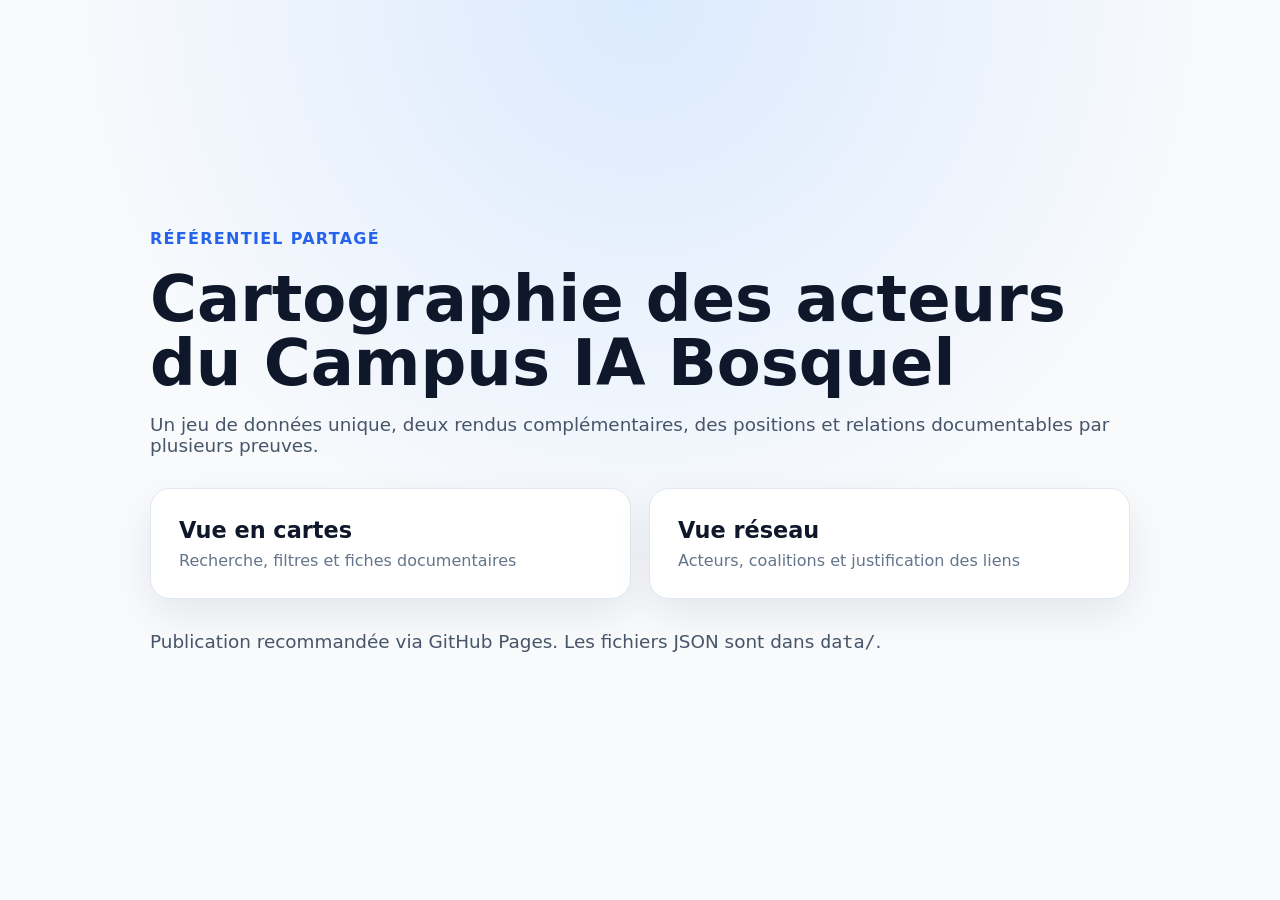
<file: index.html>
<!doctype html><html lang="fr"><head><meta charset="utf-8"><meta name="viewport" content="width=device-width,initial-scale=1"><title>Campus IA Bosquel</title><link rel="stylesheet" href="assets/css/common.css"></head><body><main class="landing"><div class="hero"><span class="eyebrow">Référentiel partagé</span><h1>Cartographie des acteurs du Campus IA Bosquel</h1><p>Un jeu de données unique, deux rendus complémentaires, des positions et relations documentables par plusieurs preuves.</p><div class="choices"><a class="choice" href="apps/cards/"><strong>Vue en cartes</strong><span>Recherche, filtres et fiches documentaires</span></a><a class="choice" href="apps/network/"><strong>Vue réseau</strong><span>Acteurs, coalitions et justification des liens</span></a></div><p class="notice">Publication recommandée via GitHub Pages. Les fichiers JSON sont dans <code>data/</code>.</p></div></main></body></html>
</file>
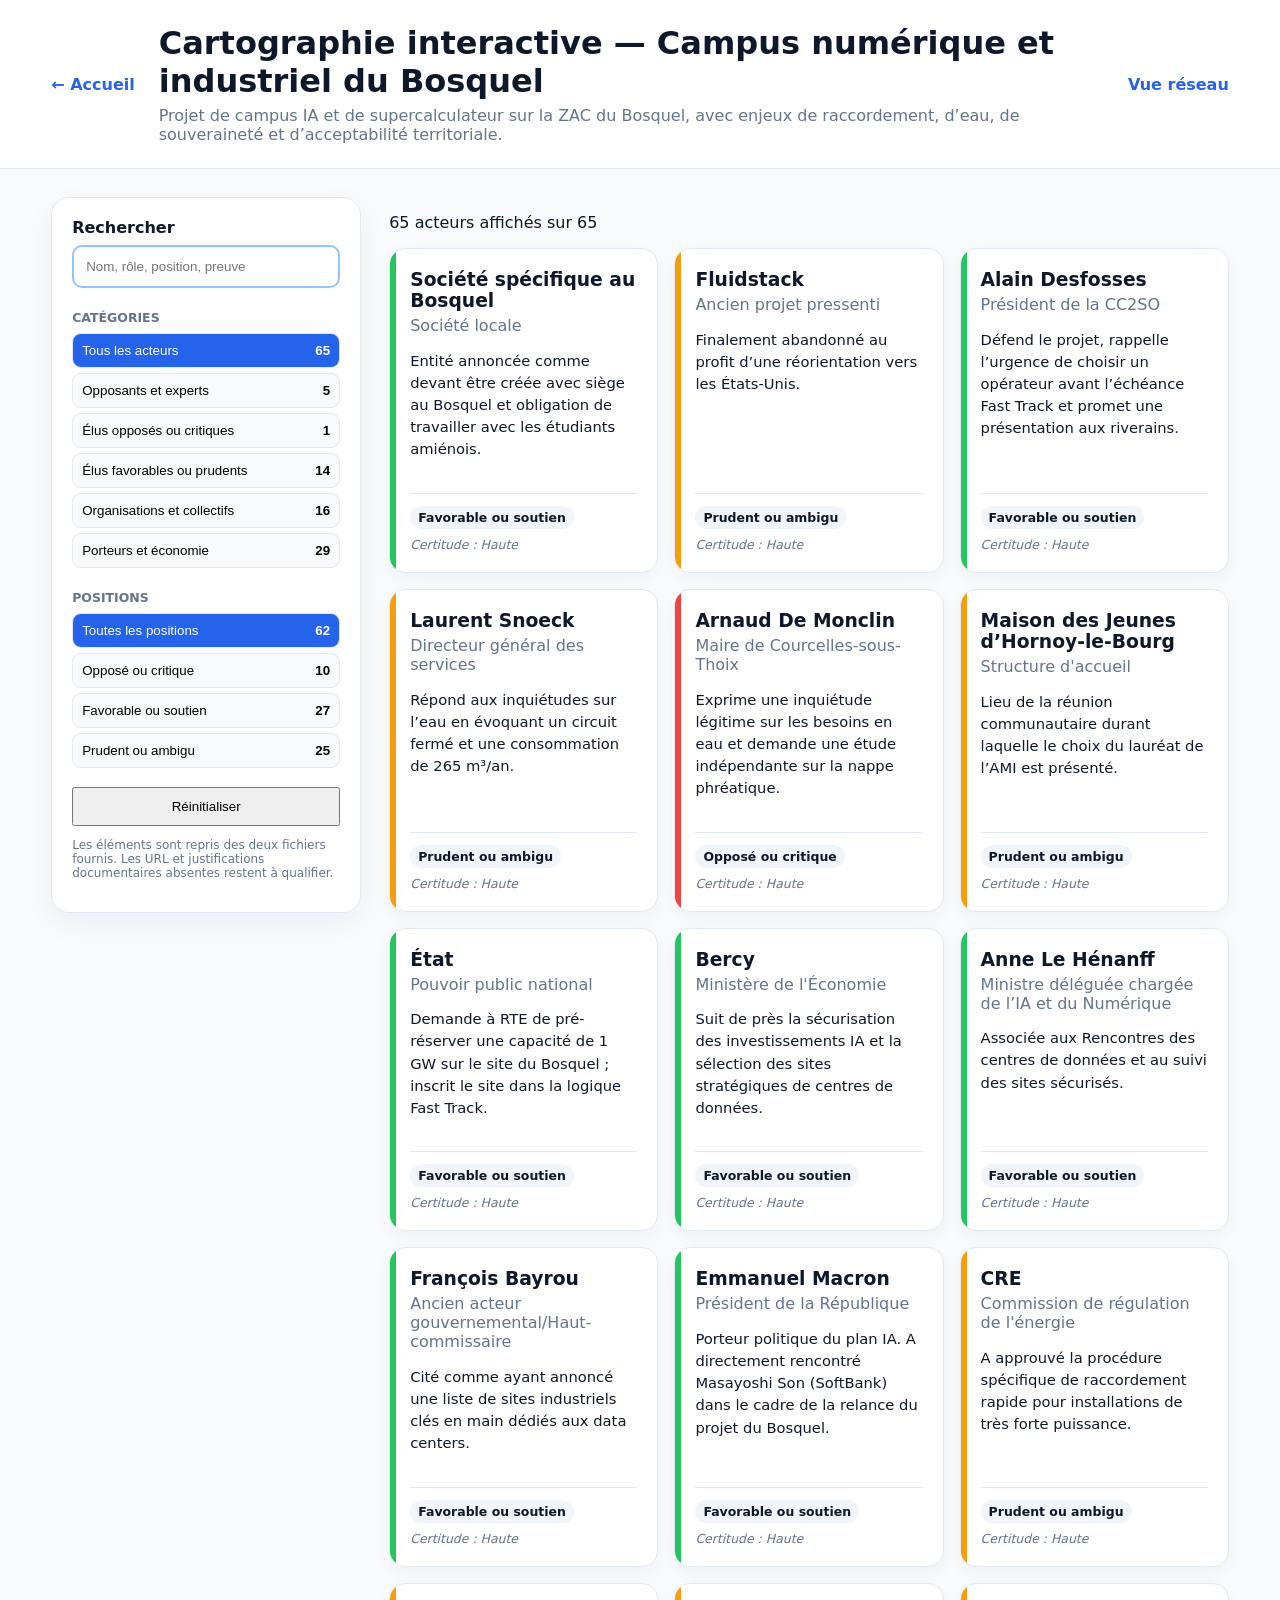
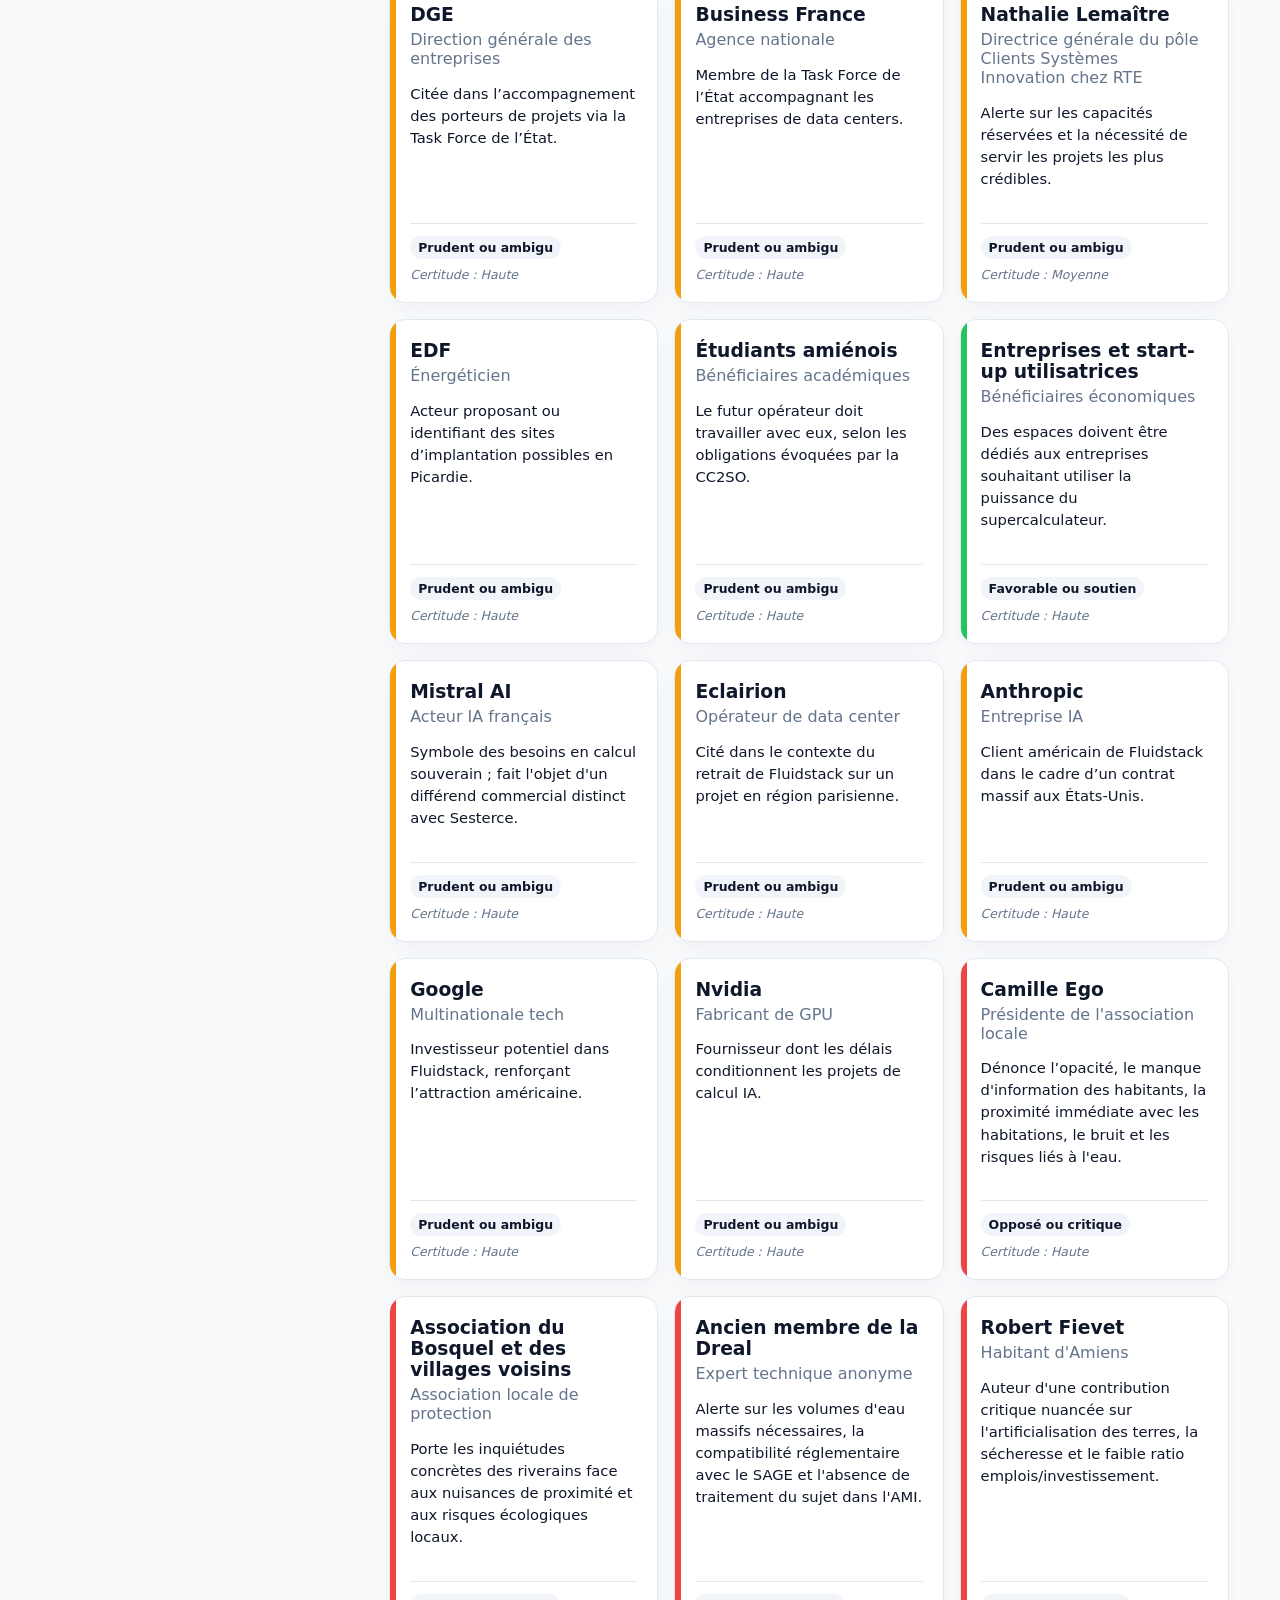
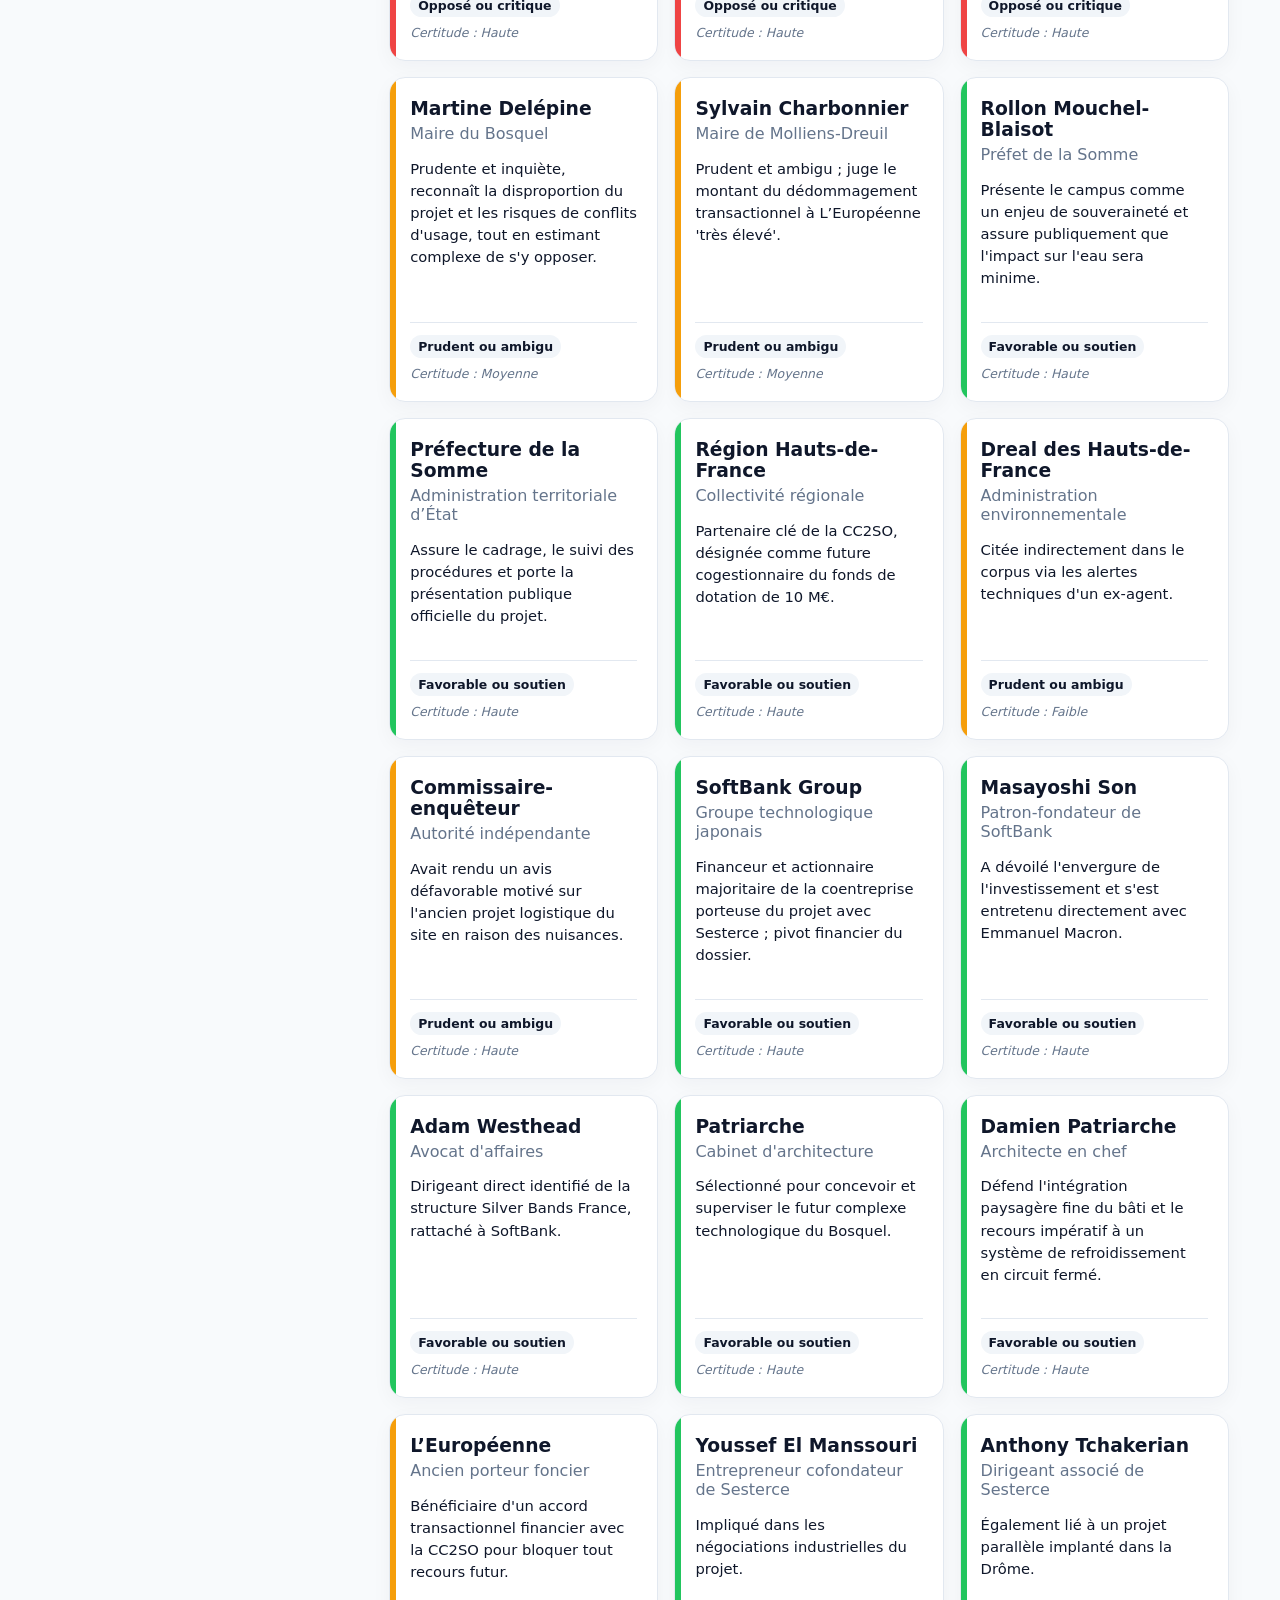
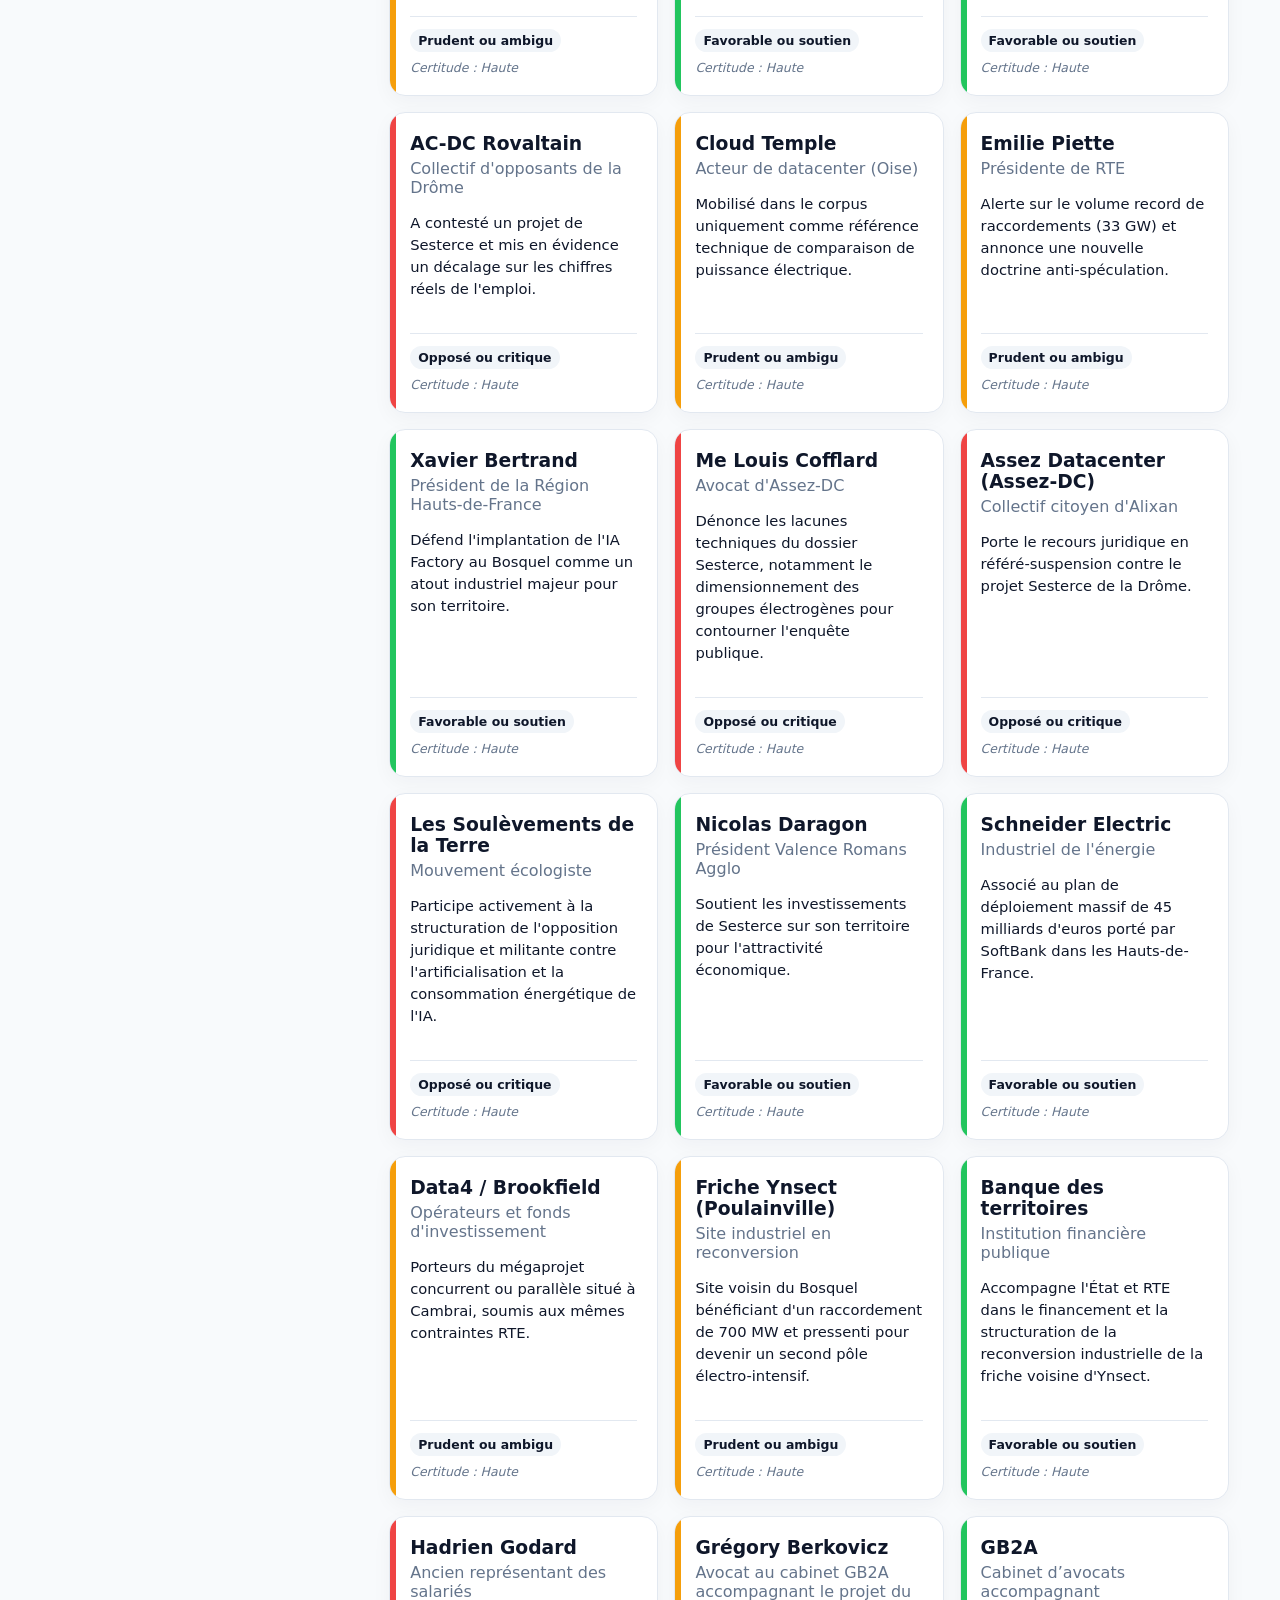
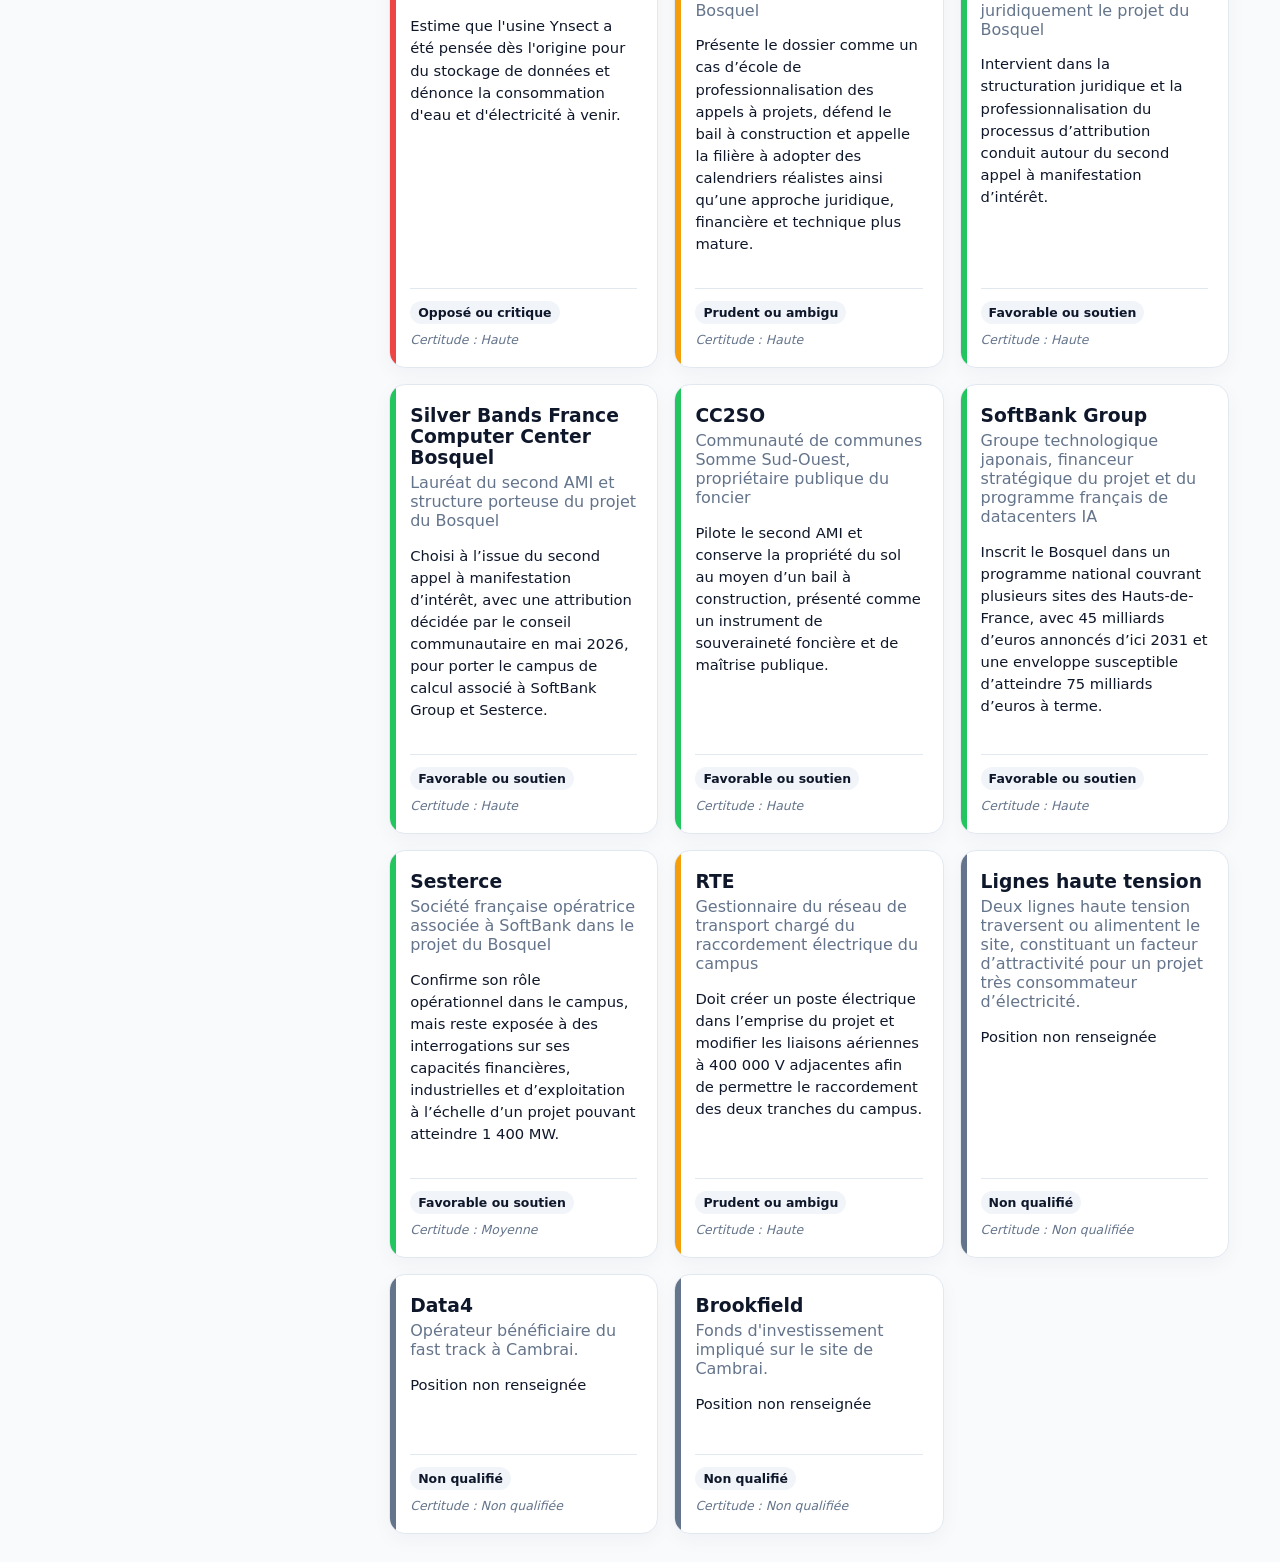
<file: apps/cards/index.html>
<!doctype html><html lang="fr"><head><meta charset="utf-8"><meta name="viewport" content="width=device-width,initial-scale=1"><title>Vue en cartes — Bosquel</title><link rel="stylesheet" href="../../assets/css/cards.css"></head><body><header><a href="../../">← Accueil</a><div><h1 id="title"></h1><p id="subtitle"></p></div><a class="switch" href="../network/">Vue réseau</a></header><main class="layout"><aside><label>Rechercher<input id="search" type="search" placeholder="Nom, rôle, position, preuve"></label><section><h2>Catégories</h2><div id="categories"></div></section><section><h2>Positions</h2><div id="stances"></div></section><button id="reset">Réinitialiser</button><p class="data-notice" id="notice"></p></aside><section><p id="count"></p><div id="grid" class="grid"></div></section></main><dialog id="dialog"><button class="close" aria-label="Fermer">×</button><div id="detail"></div></dialog><script type="module" src="../../assets/js/cards.js"></script></body></html>
</file>
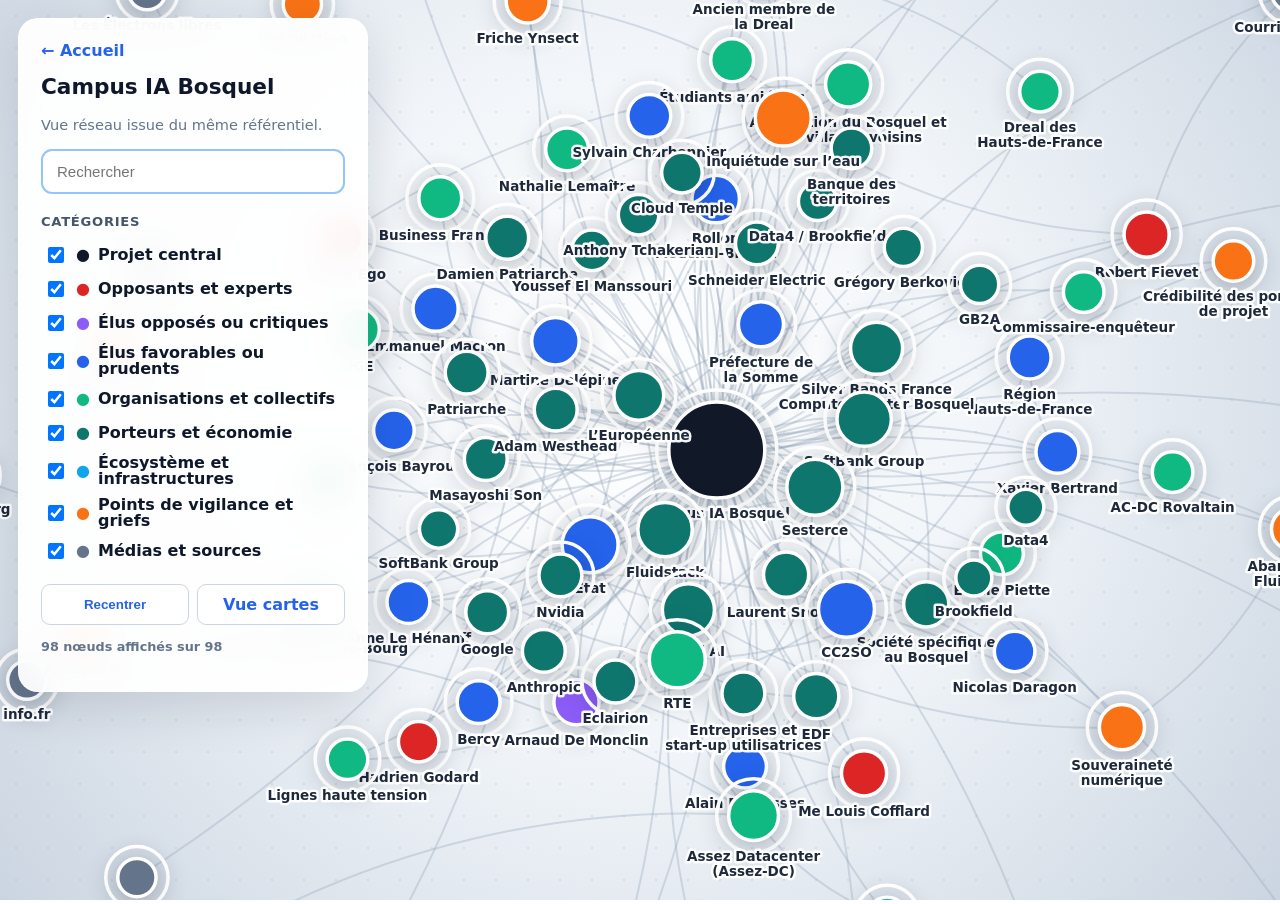
<file: apps/network/index.html>
<!doctype html><html lang="fr"><head><meta charset="utf-8"><meta name="viewport" content="width=device-width,initial-scale=1"><title>Vue réseau — Bosquel</title><link rel="stylesheet" href="../../assets/css/network.css"></head><body><div id="app"><svg id="svg"></svg><aside class="left"><a href="../../">← Accueil</a><h1>Campus IA Bosquel</h1><p>Vue réseau issue du même référentiel.</p><input id="search" type="search" placeholder="Rechercher"><h2>Catégories</h2><div id="filters"></div><div class="buttons"><button id="center">Recentrer</button><a href="../cards/">Vue cartes</a></div><p id="count"></p></aside><aside id="panel" class="right"><button id="close">×</button><div id="details"></div></aside><div id="tip"></div></div><script type="module" src="../../assets/js/network.js"></script></body></html>
</file>
<file: assets/css/common.css>
*{box-sizing:border-box}body{margin:0;font-family:Inter,system-ui,-apple-system,"Segoe UI",sans-serif;background:#f8fafc;color:#0f172a}a{color:inherit}.landing{min-height:100vh;display:grid;place-items:center;padding:32px;background:radial-gradient(circle at top,#dbeafe,#f8fafc 52%)}.hero{max-width:980px}.eyebrow{color:#2563eb;font-weight:800;text-transform:uppercase;letter-spacing:.08em}.hero h1{font-size:clamp(2.2rem,5vw,4.6rem);line-height:1;margin:.3em 0}.hero p{font-size:1.15rem;color:#475569}.choices{display:grid;grid-template-columns:repeat(2,minmax(0,1fr));gap:18px;margin:32px 0}.choice{display:flex;flex-direction:column;gap:8px;text-decoration:none;background:white;padding:28px;border-radius:20px;border:1px solid #e2e8f0;box-shadow:0 16px 40px rgba(15,23,42,.08);transition:.2s}.choice:hover{transform:translateY(-4px);border-color:#60a5fa}.choice strong{font-size:1.4rem}.choice span,.notice{color:#64748b}@media(max-width:700px){.choices{grid-template-columns:1fr}}
</file>
<file: assets/css/cards.css>
:root{--blue:#2563eb;--border:#e2e8f0}*{box-sizing:border-box}body{margin:0;font-family:Inter,system-ui,sans-serif;background:#f8fafc;color:#0f172a}header{display:flex;align-items:center;gap:24px;padding:24px 4vw;background:white;border-bottom:1px solid var(--border)}header div{flex:1}header h1{margin:0 0 6px}header p{margin:0;color:#64748b}.switch,header>a{color:var(--blue);font-weight:700;text-decoration:none}.layout{display:grid;grid-template-columns:310px 1fr;gap:28px;padding:28px 4vw}aside{position:sticky;top:18px;align-self:start;background:white;border:1px solid var(--border);border-radius:18px;padding:20px;box-shadow:0 10px 30px #0f172a0d}label{font-weight:800}input{width:100%;margin-top:8px;padding:12px;border:2px solid #93c5fd;border-radius:10px}aside h2{font-size:.78rem;text-transform:uppercase;color:#64748b;margin:22px 0 8px}.filter{width:100%;display:flex;justify-content:space-between;margin:5px 0;padding:9px;border:1px solid var(--border);background:#f8fafc;border-radius:9px;cursor:pointer}.filter.active{background:var(--blue);color:white}#reset{width:100%;padding:10px;margin-top:14px}.data-notice{font-size:.75rem;color:#64748b}.grid{display:grid;grid-template-columns:repeat(auto-fill,minmax(245px,1fr));gap:16px}.card{position:relative;display:flex;flex-direction:column;background:white;border:1px solid var(--border);border-radius:16px;padding:20px;min-height:260px;box-shadow:0 6px 20px #0f172a0a;cursor:pointer;overflow:hidden;transition:transform .2s,box-shadow .2s}.card:before{content:"";position:absolute;inset:0 auto 0 0;width:6px;background:var(--stance)}.card:hover{transform:translateY(-3px);box-shadow:0 12px 30px #0f172a14}.card h3{margin:0 0 5px}.role,.muted{color:#64748b}.position{font-size:.92rem;line-height:1.5;flex:1}.footer{display:flex;flex-direction:column;align-items:flex-start;gap:8px;margin-top:18px;padding-top:12px;border-top:1px solid var(--border);font-size:.78rem}.badge{display:inline-flex;padding:4px 8px;border-radius:999px;background:#f1f5f9;font-weight:800}.footer span:last-child{display:block;color:#64748b;font-style:italic}dialog{width:min(760px,calc(100% - 28px));border:0;border-radius:20px;padding:28px;box-shadow:0 30px 80px #0f172a55}dialog::backdrop{background:#0f172a99}.close{float:right;border:0;background:#e2e8f0;border-radius:50%;width:34px;height:34px}.proof{padding:12px;margin:10px 0;background:#f8fafc;border-left:4px solid var(--blue);border-radius:8px}.relation{padding:12px;border:1px solid var(--border);border-radius:10px;margin:8px 0}.relation button{border:0;background:none;color:var(--blue);font-weight:800;cursor:pointer}@media(max-width:850px){.layout{grid-template-columns:1fr}aside{position:static}header{align-items:flex-start;flex-wrap:wrap}}
</file>
<file: assets/css/network.css>
*{box-sizing:border-box}body{margin:0;font-family:Inter,system-ui,-apple-system,"Segoe UI",sans-serif;overflow:hidden;color:#0f172a}#app{width:100vw;height:100vh;background:radial-gradient(circle at 50% 44%,#fff 0,#f1f5f9 44%,#cbd5e1 100%);position:relative}#app:before{content:"";position:absolute;inset:0;background-image:radial-gradient(#94a3b8 1px,transparent 1px);background-size:32px 32px;opacity:.22;pointer-events:none}svg{position:relative;width:100%;height:100%;cursor:grab}.left,.right{position:absolute;top:18px;background:#fffffff0;backdrop-filter:blur(16px);border:1px solid #ffffffcc;border-radius:20px;box-shadow:0 16px 50px #0f172a22;padding:22px;z-index:5}.left{left:18px;width:350px;max-height:calc(100vh - 36px);overflow:auto}.right{right:18px;width:430px;max-height:calc(100vh - 36px);overflow:auto;transform:translateX(120%);opacity:0;pointer-events:none;transition:transform .3s,opacity .3s}.right.active{transform:none;opacity:1;pointer-events:auto}.left>a{color:#2563eb;font-weight:750;text-decoration:none}.left h1{font-size:1.35rem;margin:14px 0 4px}.left>p{color:#64748b;font-size:.91rem;line-height:1.45}.left input{width:100%;padding:12px 14px;border:2px solid #93c5fd;border-radius:11px;font-size:.94rem}.left h2{font-size:.82rem;text-transform:uppercase;letter-spacing:.055em;color:#475569;margin:20px 0 9px}.check{display:grid;grid-template-columns:20px 14px minmax(0,1fr);align-items:center;column-gap:8px;min-height:34px;padding:5px 7px;border-radius:8px;font-size:.94rem;font-weight:600;line-height:1.25}.check:hover{background:#f1f5f9}.check input{width:16px;height:16px;margin:0}.check span{font-size:1rem;line-height:1}.buttons{display:flex;gap:8px;margin-top:16px}.buttons button,.buttons a{flex:1;padding:10px;text-align:center;border:1px solid #cbd5e1;border-radius:9px;background:white;text-decoration:none;color:#2563eb;font-weight:750}.right>button{float:right;border:0;border-radius:50%;width:34px;height:34px;font-size:1.1rem}.node{cursor:pointer;transition:opacity .22s}.node circle{stroke:#fff;stroke-width:3.5;filter:drop-shadow(0 5px 9px #0f172a3b);transition:transform .22s,filter .22s,stroke .22s,stroke-width .22s}.node text{font-size:13.5px;font-weight:800;text-anchor:middle;paint-order:stroke fill;stroke:#fffffff2;stroke-width:5px;stroke-linejoin:round;fill:#1e293b;pointer-events:none;transition:font-size .22s,opacity .22s}.node:hover circle,.node.active circle{transform:scale(1.2);stroke:#0f172a;stroke-width:4.5;filter:drop-shadow(0 8px 15px #0f172a55)}.node:hover text,.node.active text{font-size:15px}.node.dimmed{opacity:.12}.link{fill:none;stroke:#94a3b8;stroke-opacity:.34;stroke-width:2;cursor:pointer;transition:stroke .2s,stroke-opacity .2s,stroke-width .2s}.link:hover,.link.active{stroke:#2563eb;stroke-opacity:.95;stroke-width:4}.link.dimmed{stroke-opacity:.035}.hidden{display:none}.proof,.relationBox{padding:12px;margin:9px 0;background:#f8fafc;border-radius:9px;border-left:4px solid #2563eb;line-height:1.45}.right a{color:#2563eb}#tip{position:absolute;display:none;z-index:20;max-width:330px;background:#0f172af2;color:white;padding:10px 13px;border-radius:10px;font-size:.84rem;line-height:1.35;pointer-events:none;box-shadow:0 12px 30px #0f172a55}#tip strong{display:block;font-size:.92rem;margin-bottom:3px}#tip small{color:#cbd5e1}#count{font-size:.8rem;font-weight:700;color:#64748b}@media(max-width:780px){.left{width:calc(100% - 36px);max-height:40vh;top:auto;bottom:18px}.right{width:calc(100% - 36px);max-height:56vh}.node text{font-size:12px}}
</file>
